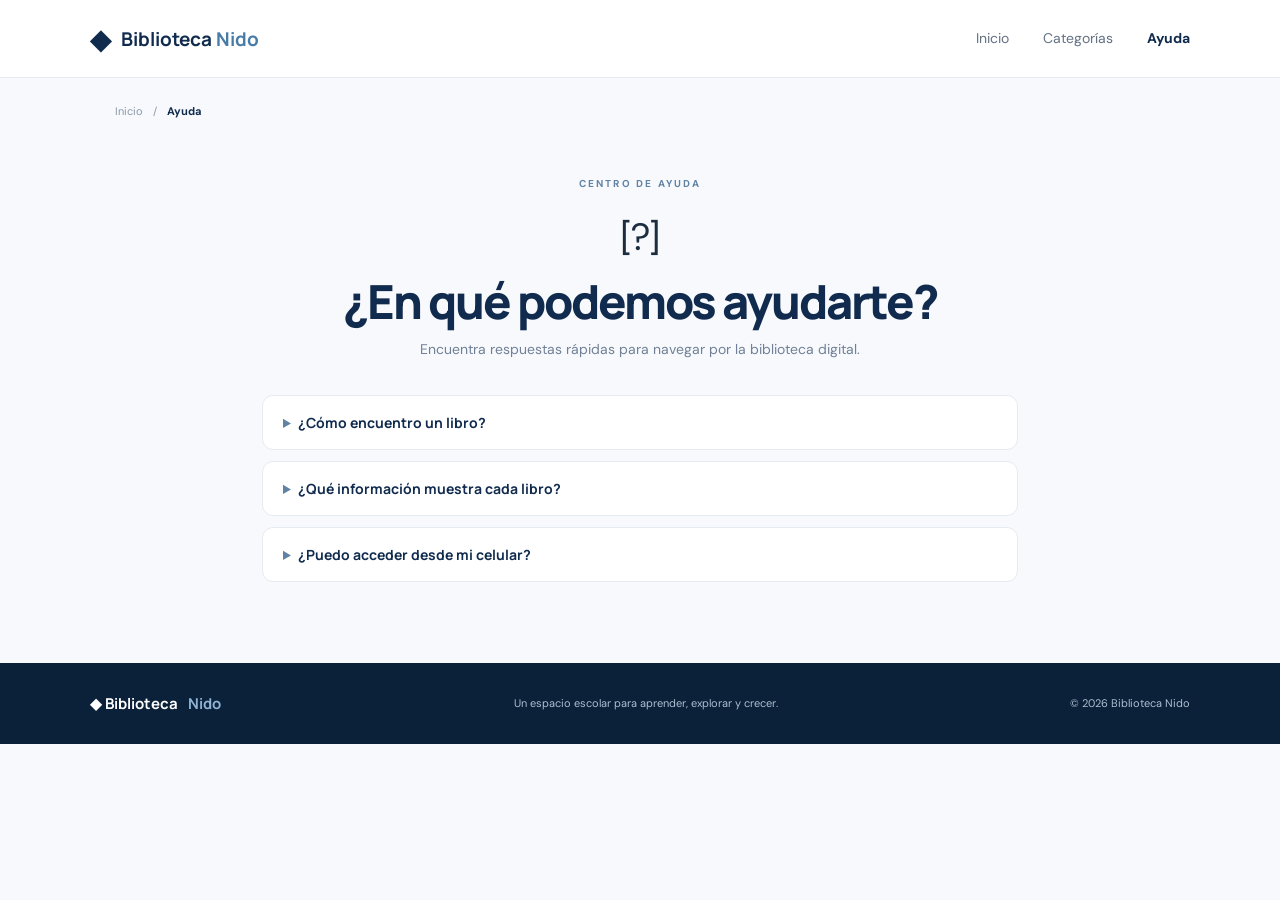
<file: ayuda.html>
<!DOCTYPE html><html lang="es"><head><meta charset="UTF-8"><meta name="viewport" content="width=device-width,initial-scale=1"><title>Ayuda | Biblioteca Nido</title><link rel="stylesheet" href="styles.css"></head><body><header class="site-header"><a class="brand" href="index.html"><span>◆</span><span>Biblioteca <b>Nido</b></span></a><button class="menu-toggle" aria-label="Abrir menú" aria-expanded="false">☰</button><nav class="main-nav"><a href="index.html">Inicio</a><a href="index.html#categorias">Categorías</a><a class="active" href="ayuda.html">Ayuda</a></nav></header><main class="inner-page"><div class="breadcrumbs"><a href="index.html">Inicio</a><span>/</span><b>Ayuda</b></div><section class="page-intro"><span class="eyebrow dark">CENTRO DE AYUDA</span><div class="intro-icon">[?]</div><h1>¿En qué podemos ayudarte?</h1><p>Encuentra respuestas rápidas para navegar por la biblioteca digital.</p></section><section class="faq-list"><details><summary>¿Cómo encuentro un libro?</summary><p>Entra a una categoría, selecciona una subcategoría y pulsa “Ver todos los libros”. También puedes usar el buscador del catálogo.</p></details><details><summary>¿Qué información muestra cada libro?</summary><p>El catálogo de ejemplo muestra título, autor, descripción y tema.</p></details><details><summary>¿Puedo acceder desde mi celular?</summary><p>Sí. La página se adapta a computadoras, tabletas y teléfonos.</p></details></section></main><footer class="site-footer"><a class="brand footer-brand" href="index.html">◆ Biblioteca <b>Nido</b></a><p>Un espacio escolar para aprender, explorar y crecer.</p><span>© 2026 Biblioteca Nido</span></footer><script src="app.js"></script></body></html>
</file>
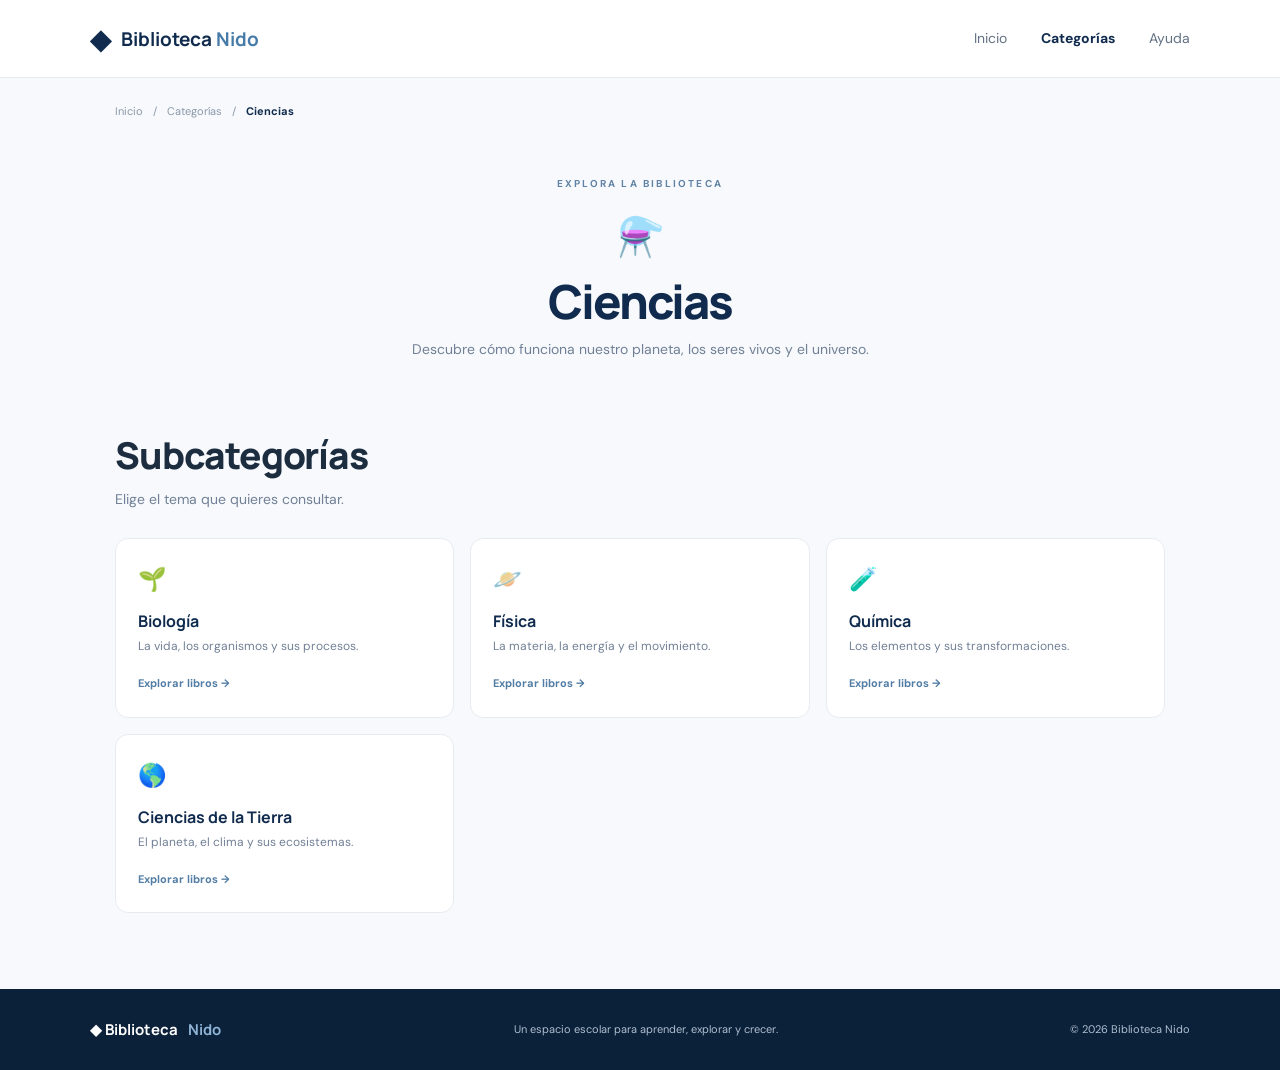
<file: categoria.html>
<!DOCTYPE html><html lang="es"><head><meta charset="UTF-8"><meta name="viewport" content="width=device-width,initial-scale=1"><title>Categoría | Biblioteca Nido</title><link rel="stylesheet" href="styles.css"></head><body><header class="site-header"><a class="brand" href="index.html"><span>◆</span><span>Biblioteca <b>Nido</b></span></a><button class="menu-toggle" aria-label="Abrir menú" aria-expanded="false">☰</button><nav class="main-nav"><a href="index.html">Inicio</a><a class="active" href="index.html#categorias">Categorías</a><a href="ayuda.html">Ayuda</a></nav></header><main class="inner-page"><div class="breadcrumbs"><a href="index.html">Inicio</a><span>/</span><a href="index.html#categorias">Categorías</a><span>/</span><b id="crumb-category">Categoría</b></div><section class="page-intro"><span class="eyebrow dark">EXPLORA LA BIBLIOTECA</span><div class="intro-icon" id="category-icon">[L]</div><h1 id="category-title">Categoría</h1><p id="category-description">Selecciona un tema para continuar explorando.</p></section><section class="section compact-section"><div class="section-heading"><div><h2>Subcategorías</h2><p>Elige el tema que quieres consultar.</p></div></div><div class="subcategory-grid" id="subcategory-list"></div></section></main><footer class="site-footer"><a class="brand footer-brand" href="index.html">◆ Biblioteca <b>Nido</b></a><p>Un espacio escolar para aprender, explorar y crecer.</p><span>© 2026 Biblioteca Nido</span></footer><script src="app.js"></script></body></html>
</file>
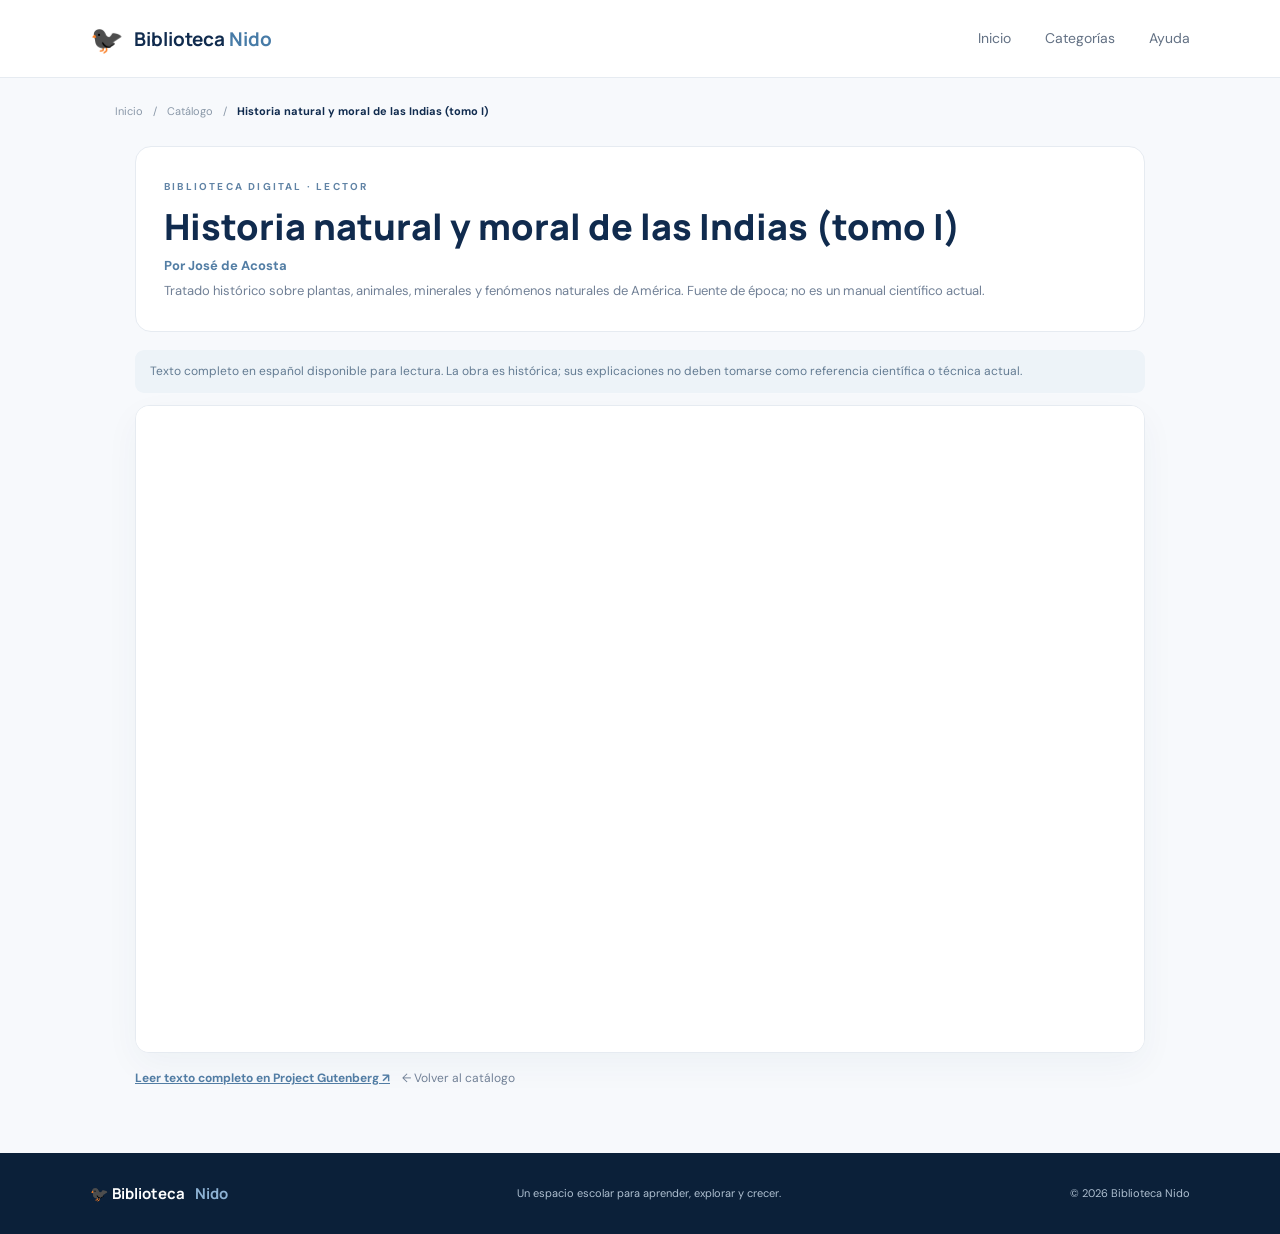
<file: libro.html>
<!DOCTYPE html>
<html lang="es"><head><meta charset="UTF-8"><meta name="viewport" content="width=device-width,initial-scale=1"><meta name="description" content="Consulta la ficha y lee una edición disponible de este libro en Biblioteca Nido."><title>Leer libro | Biblioteca Nido</title><link rel="stylesheet" href="styles.css"></head>
<body><header class="site-header"><a class="brand" href="index.html"><span>🐦‍⬛</span><span>Biblioteca <b>Nido</b></span></a><button class="menu-toggle" aria-label="Abrir menú" aria-expanded="false">☰</button><nav class="main-nav"><a href="index.html">Inicio</a><a href="index.html#categorias">Categorías</a><a href="ayuda.html">Ayuda</a></nav></header>
<main class="inner-page"><div class="breadcrumbs"><a href="index.html">Inicio</a><span>/</span><a href="libros.html">Catálogo</a><span>/</span><b id="reader-crumb">Lectura</b></div>
<section class="reader-layout"><div class="reader-heading"><span class="eyebrow dark">BIBLIOTECA DIGITAL · LECTOR</span><h1 id="reader-title">Cargando libro…</h1><p class="reader-author" id="reader-author"></p><p id="reader-description"></p></div><p class="reader-status" id="reader-status" role="status">Preparando el lector…</p><div class="reader-frame-wrap"><div class="reader-frame" id="book-frame" role="region" aria-label="Visor de lectura del libro"></div></div><div class="reader-actions"><a class="reader-source" id="reader-source" href="https://books.google.com/" target="_blank" rel="noopener">Consultar opciones de lectura ↗</a><a class="reader-back" id="reader-back" href="libros.html">← Volver al catálogo</a></div></section></main>
<footer class="site-footer"><a class="brand footer-brand" href="index.html">🐦‍⬛ Biblioteca <b>Nido</b></a><p>Un espacio escolar para aprender, explorar y crecer.</p><span>© 2026 Biblioteca Nido</span></footer><script src="app.js"></script></body></html>
</file>
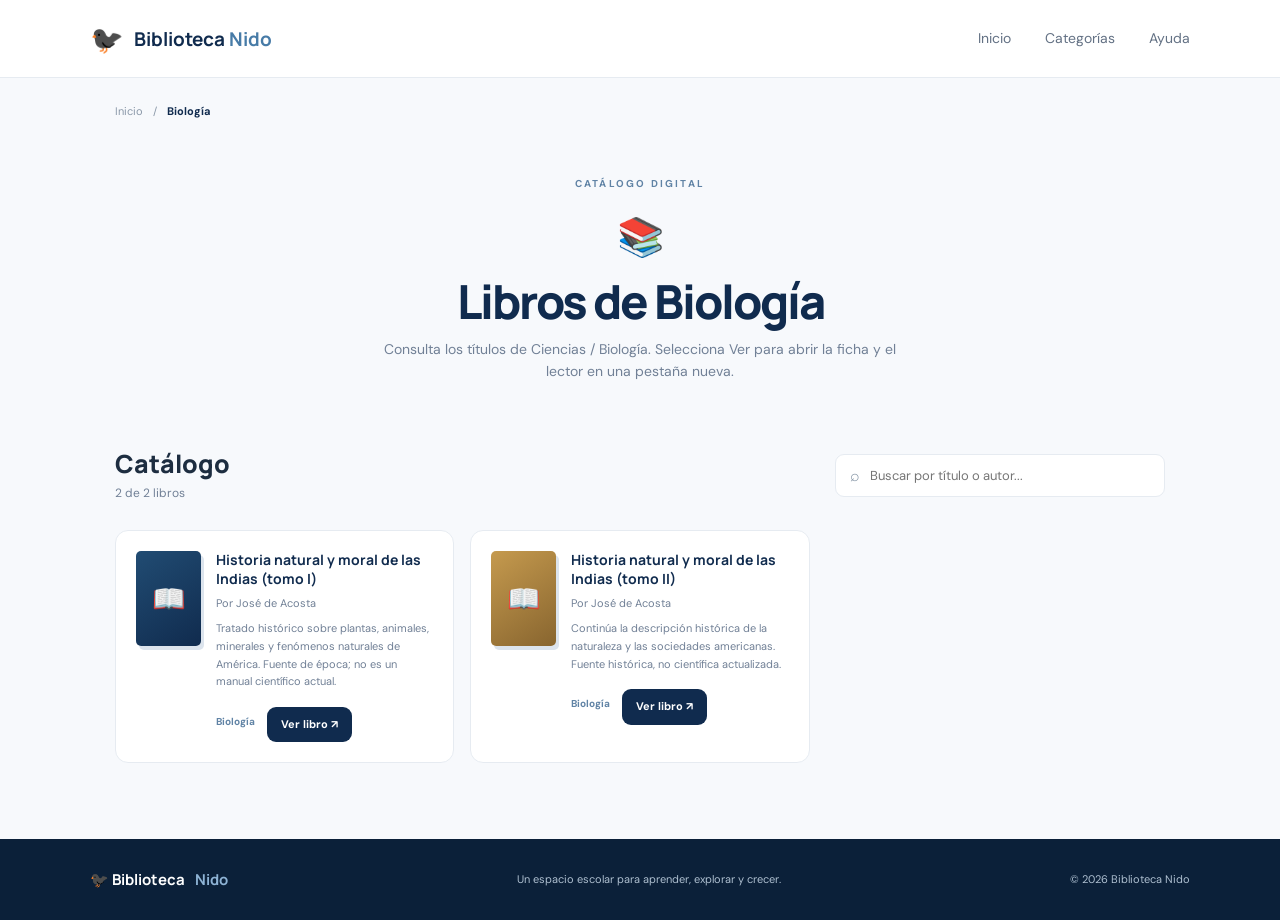
<file: libros.html>
<!DOCTYPE html><html lang="es"><head><meta charset="UTF-8"><meta name="viewport" content="width=device-width,initial-scale=1"><title>Libros | Biblioteca Nido</title><link rel="stylesheet" href="styles.css"></head><body><header class="site-header"><a class="brand" href="index.html"><span>🐦‍⬛</span><span>Biblioteca <b>Nido</b></span></a><button class="menu-toggle" aria-label="Abrir menú" aria-expanded="false">☰</button><nav class="main-nav"><a href="index.html">Inicio</a><a href="index.html#categorias">Categorías</a><a href="ayuda.html">Ayuda</a></nav></header><main class="inner-page"><div class="breadcrumbs"><a href="index.html">Inicio</a><span>/</span><b id="crumb-books">Libros</b></div><section class="page-intro"><span class="eyebrow dark">CATÁLOGO DIGITAL</span><div class="intro-icon">📚</div><h1 id="books-title">Nuestros libros</h1><p id="books-description">Consulta los títulos disponibles en esta sección.</p></section><section class="section compact-section"><div class="catalog-toolbar"><div><h2>Catálogo</h2><p id="book-count">Libros disponibles</p></div><label class="search-box"><span>⌕</span><input id="book-search" type="search" placeholder="Buscar por título o autor..." aria-label="Buscar libros"></label></div><div class="book-grid" id="book-list"></div><p class="empty-state" id="empty-state" hidden>No encontramos libros con esa búsqueda. Intenta con otra palabra.</p></section></main><footer class="site-footer"><a class="brand footer-brand" href="index.html">🐦‍⬛ Biblioteca <b>Nido</b></a><p>Un espacio escolar para aprender, explorar y crecer.</p><span>© 2026 Biblioteca Nido</span></footer><script src="app.js"></script></body></html>
</file>
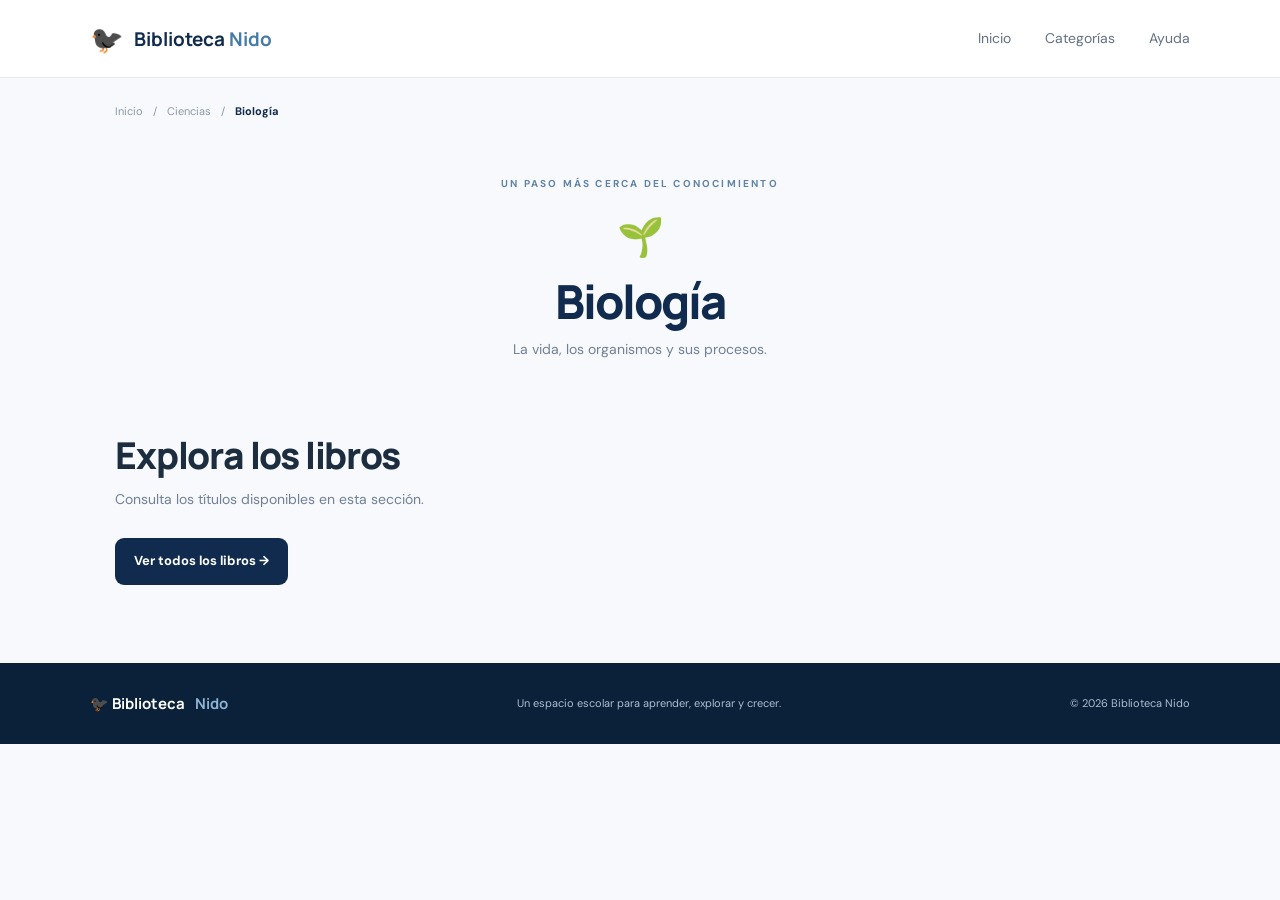
<file: subcategoria.html>
<!DOCTYPE html><html lang="es"><head><meta charset="UTF-8"><meta name="viewport" content="width=device-width,initial-scale=1"><title>Tema | Biblioteca Nido</title><link rel="stylesheet" href="styles.css"></head><body><header class="site-header"><a class="brand" href="index.html"><span>🐦‍⬛</span><span>Biblioteca <b>Nido</b></span></a><button class="menu-toggle" aria-label="Abrir menú" aria-expanded="false">☰</button><nav class="main-nav"><a href="index.html">Inicio</a><a href="index.html#categorias">Categorías</a><a href="ayuda.html">Ayuda</a></nav></header><main class="inner-page"><div class="breadcrumbs"><a href="index.html">Inicio</a><span>/</span><a id="back-category" href="index.html#categorias">Categoría</a><span>/</span><b id="crumb-subcategory">Tema</b></div><section class="page-intro"><span class="eyebrow dark">UN PASO MÁS CERCA DEL CONOCIMIENTO</span><div class="intro-icon" id="subcategory-icon">📖</div><h1 id="subcategory-title">Tema</h1><p id="subcategory-description">Explora los libros relacionados con este tema.</p></section><section class="section compact-section"><div class="section-heading"><div><h2>Explora los libros</h2><p>Consulta los títulos disponibles en esta sección.</p></div></div><a class="btn btn-primary" id="view-books" href="#">Ver todos los libros →</a></section></main><footer class="site-footer"><a class="brand footer-brand" href="index.html">🐦‍⬛ Biblioteca <b>Nido</b></a><p>Un espacio escolar para aprender, explorar y crecer.</p><span>© 2026 Biblioteca Nido</span></footer><script src="app.js"></script></body></html>
</file>
<file: styles.css>
@import url('https://fonts.googleapis.com/css2?family=DM+Sans:wght@400;500;600;700&family=Manrope:wght@400;500;600;700;800&display=swap');
:root{--navy:#102b4e;--navy2:#183e68;--blue:#2e6595;--ink:#1d2d40;--muted:#718096;--paper:#f7f9fc;--white:#fff;--line:#e6ebf1;--gold:#f5bd55}
*{box-sizing:border-box}
html{scroll-behavior:smooth}
body{margin:0;background:var(--paper);color:var(--ink);font-family:'DM Sans',sans-serif;line-height:1.6}
a{color:inherit;text-decoration:none}
.site-header{height:78px;padding:0 clamp(20px,7vw,104px);display:flex;align-items:center;justify-content:space-between;background:#fff;border-bottom:1px solid var(--line);position:sticky;top:0;z-index:20}
.brand{display:flex;align-items:center;gap:10px;color:var(--navy);font:700 19px Manrope,sans-serif}
.brand>span:first-child{font-size:27px}
.brand b{color:#477ba7}
.main-nav{display:flex;gap:34px;align-items:center}
.main-nav a{font-size:14px;color:#637184;transition:color .25s ease}
.main-nav a:hover,.main-nav a.active{color:var(--navy);font-weight:700}
.menu-toggle{display:none;background:none;border:0;font-size:25px;color:var(--navy);cursor:pointer}
.hero{background:linear-gradient(115deg,#102b4e,#1d4c78);color:white;min-height:485px;padding:76px clamp(24px,10vw,150px);display:grid;grid-template-columns:1.1fr .9fr;align-items:center;overflow:hidden;position:relative}
.hero:after{content:"";position:absolute;width:420px;height:420px;border:1px solid #ffffff16;border-radius:50%;right:-100px;top:-200px}
.hero-copy{max-width:570px;position:relative;z-index:2;animation:fade-up .8s ease both}
.eyebrow{font-size:10px;font-weight:700;letter-spacing:2.2px;color:#b8d1e7}
.eyebrow.dark{color:#6083a5}
.hero h1,.page-intro h1{font:800 clamp(36px,4.6vw,58px)/1.13 Manrope,sans-serif;letter-spacing:-2px;margin:18px 0}
.hero h1 em,.how-intro h2 em{font-style:normal;color:#f3c46c}
.hero-copy>p{color:#d4e0ec;max-width:490px;font-size:15px;line-height:1.85}
.hero-actions{display:flex;align-items:center;gap:25px;margin-top:28px}
.btn{display:inline-flex;align-items:center;justify-content:center;gap:18px;padding:13px 19px;border-radius:9px;font-weight:700;font-size:13px;transition:transform .25s ease,box-shadow .25s ease,background .25s ease}
.btn:hover{transform:translateY(-3px);box-shadow:0 8px 20px #102b4e22}
.btn-light{background:#fff;color:var(--navy)}
.btn-primary{background:var(--navy);color:white}
.text-link{font-size:12px;color:#e1eaf3}
.hero-note{margin-top:32px;font-size:11px;color:#c3d5e5}
.online-dot{display:inline-block;width:7px;height:7px;background:#7bd3a2;border-radius:50%;margin-right:8px}
.hero-art{height:330px;position:relative;display:grid;place-items:center;animation:fade-in 1s .15s ease both}
.art-circle{width:285px;height:285px;border-radius:50%;background:#ffffff12;border:1px solid #ffffff24}
.toucan-large{position:absolute;font-size:125px;filter:drop-shadow(0 20px 18px #081b3050);transform:rotate(-8deg);animation:bird-float 4s ease-in-out infinite}
.book-stack{position:absolute;bottom:25px;left:5%;display:flex;align-items:end;gap:7px;transform:rotate(-7deg)}
.book{width:55px;border-radius:5px 8px 3px 3px;box-shadow:5px 6px 0 #071c3040}
.book-one{height:90px;background:#e6b65b}.book-two{height:115px;background:#f5f2e9}.book-three{height:76px;background:#77a6a1}
.floating-note{position:absolute;right:-10px;bottom:45px;background:white;color:var(--navy);padding:12px 16px;border-radius:12px;font-size:11px;font-weight:700;box-shadow:0 10px 35px #071c3033;animation:note-float 5s ease-in-out infinite}
.section{padding:76px clamp(22px,9vw,130px)}
.section-heading{display:flex;justify-content:space-between;align-items:end;margin-bottom:28px}
.section-heading h2,.how-intro h2{font:800 clamp(27px,3vw,37px)/1.2 Manrope,sans-serif;letter-spacing:-1.2px;margin:10px 0}
.section-heading p,.how-intro p{margin:0;color:var(--muted);font-size:14px}
.section-count{font-size:10px;letter-spacing:1.5px;color:#8493a4;font-weight:700}
.category-grid{display:grid;grid-template-columns:repeat(3,1fr);gap:17px}
.category-card{min-height:205px;padding:23px 24px;background:white;border:1px solid var(--line);border-radius:15px;position:relative;overflow:hidden;transition:transform .3s ease,box-shadow .3s ease,border-color .3s ease;animation:fade-up .65s ease both}
.category-card:nth-child(2){animation-delay:.08s}.category-card:nth-child(3){animation-delay:.16s}.category-card:nth-child(4){animation-delay:.24s}.category-card:nth-child(5){animation-delay:.32s}
.category-card:hover{transform:translateY(-6px);box-shadow:0 16px 35px #183e6812;border-color:#c7d7e6}
.category-icon{font-size:26px}.card-arrow{position:absolute;right:22px;top:20px;color:#93a3b4}
.category-card h3{font:700 19px Manrope,sans-serif;margin:13px 0 4px}
.category-card p{font-size:12px;color:var(--muted);max-width:260px;margin:0 0 15px}
.card-bottom{font-size:11px;color:#52718e;font-weight:700}
.c-blue{background:linear-gradient(140deg,#fff,#f0f6fc)}.c-gold{background:linear-gradient(140deg,#fff,#fff8e9)}.c-green{background:linear-gradient(140deg,#fff,#eff8f3)}.c-purple{background:linear-gradient(140deg,#fff,#f5f2fc)}.c-coral{background:linear-gradient(140deg,#fff,#fff2ef)}
.how-section{background:#edf2f7;padding:70px clamp(22px,9vw,130px);display:grid;grid-template-columns:.8fr 1.2fr;gap:65px;align-items:center}
.how-intro h2 em{color:#527da4}
.steps{display:grid;grid-template-columns:repeat(3,1fr);gap:20px}
.steps article{position:relative;background:white;border:1px solid #e4eaf0;border-radius:13px;padding:22px 17px;transition:transform .25s ease,box-shadow .25s ease}
.steps article:hover{transform:translateY(-5px);box-shadow:0 12px 25px #183e6810}
.steps article>span{font-size:10px;color:#91a6ba;font-weight:700;letter-spacing:1px}
.step-icon{font-size:25px;margin:16px 0 9px}
.steps h3{font:700 13px Manrope,sans-serif;margin:0 0 6px}.steps p{font-size:11px;color:var(--muted);margin:0}
.help-banner{margin:55px clamp(22px,9vw,130px);padding:32px 38px;border-radius:16px;background:var(--navy);color:white;display:flex;align-items:center;justify-content:space-between;gap:25px}
.help-banner h2{font:800 26px Manrope;margin:8px 0}.help-banner p{font-size:12px;color:#c7d7e6;margin:0;max-width:550px}
.site-footer{background:#0b2039;color:#aebfd0;padding:30px clamp(22px,7vw,104px);display:flex;align-items:center;justify-content:space-between;gap:15px;font-size:11px}
.footer-brand{color:white;font-size:15px}.footer-brand b{color:#8eb3d5}.site-footer p{margin:0}
.inner-page{min-height:65vh}
.breadcrumbs{padding:25px clamp(22px,9vw,130px) 0;display:flex;gap:10px;align-items:center;color:#8a98a8;font-size:11px}
.breadcrumbs a:hover{color:var(--blue)}.breadcrumbs b{color:var(--navy)}
.page-intro{text-align:center;padding:48px 20px 35px;animation:fade-up .65s ease both}
.intro-icon{font-size:38px;margin:13px 0 4px}.page-intro h1{font-size:clamp(34px,4vw,47px);color:var(--navy);margin:7px 0 10px}
.page-intro p{color:var(--muted);font-size:14px;margin:0 auto;max-width:550px}
.compact-section{padding-top:28px}
.subcategory-grid{display:grid;grid-template-columns:repeat(3,1fr);gap:16px}
.subcategory-card{background:white;border:1px solid var(--line);border-radius:13px;padding:22px;transition:transform .25s ease,border-color .25s ease,box-shadow .25s ease;animation:fade-up .5s ease both}
.subcategory-card:hover{transform:translateY(-4px);border-color:#b7cadd;box-shadow:0 12px 25px #183e6810}
.subcategory-card .sub-icon{font-size:23px}.subcategory-card h3{font:700 16px Manrope;margin:12px 0 5px;color:var(--navy)}
.subcategory-card p{font-size:12px;color:var(--muted);margin:0 0 13px}.subcategory-card span:last-child{font-size:11px;font-weight:700;color:#527da4}
.catalog-toolbar{display:flex;justify-content:space-between;align-items:center;gap:20px;margin-bottom:24px}
.catalog-toolbar h2{font:800 25px Manrope;margin:0}.catalog-toolbar p{font-size:12px;color:var(--muted);margin:3px 0}
.search-box{display:flex;align-items:center;gap:10px;background:white;border:1px solid var(--line);padding:0 14px;border-radius:9px;max-width:330px;width:100%;color:#8292a3}
.search-box input{border:0;outline:0;padding:12px 0;width:100%;font:13px 'DM Sans';color:var(--ink)}
.book-grid{display:grid;grid-template-columns:repeat(3,1fr);gap:16px}
.book-card{background:white;border:1px solid var(--line);border-radius:13px;padding:20px;display:flex;gap:15px;transition:transform .25s ease,box-shadow .25s ease;animation:fade-up .5s ease both}
.book-card:hover{transform:translateY(-3px);box-shadow:0 10px 24px #183e6810}
.book-cover{width:65px;min-width:65px;height:95px;border-radius:5px;background:linear-gradient(145deg,#214c73,#102b4e);display:grid;place-items:center;color:#fff;font-size:27px;box-shadow:3px 4px 0 #dce4ed}
.book-card:nth-child(3n+2) .book-cover{background:linear-gradient(145deg,#c59a4e,#88652f)}.book-card:nth-child(3n) .book-cover{background:linear-gradient(145deg,#5c8b7a,#315a50)}
.book-info h3{font:700 14px/1.35 Manrope;margin:0 0 6px;color:var(--navy)}.book-info p{font-size:11px;color:var(--muted);margin:0 0 8px}.book-info small{font-size:10px;color:#6083a5;font-weight:700}
.empty-state{text-align:center;color:var(--muted);padding:30px}
.faq-list{max-width:800px;margin:0 auto 50px;padding:0 22px}
.faq-list details{background:white;border:1px solid var(--line);border-radius:11px;padding:17px 20px;margin-bottom:11px;transition:border-color .2s ease,box-shadow .2s ease}
.faq-list details[open]{border-color:#b7cadd;box-shadow:0 8px 20px #183e680c}
.faq-list summary{cursor:pointer;font:700 14px Manrope;color:var(--navy)}.faq-list summary::marker{color:#6083a5}
.faq-list details p{font-size:13px;color:var(--muted);margin:13px 0 0}
@keyframes fade-up{from{opacity:0;transform:translateY(18px)}to{opacity:1;transform:translateY(0)}}
@keyframes fade-in{from{opacity:0}to{opacity:1}}
@keyframes bird-float{0%,100%{transform:translateY(0) rotate(-8deg)}50%{transform:translateY(-13px) rotate(-5deg)}}
@keyframes note-float{0%,100%{transform:translateY(0)}50%{transform:translateY(-8px)}}
@media(prefers-reduced-motion:reduce){*,*::before,*::after{scroll-behavior:auto!important;animation-duration:.01ms!important;animation-iteration-count:1!important;transition-duration:.01ms!important}}
@media(max-width:850px){.site-header{padding:0 22px}.main-nav{gap:16px}.hero{padding:55px 35px}.section,.how-section{padding:55px 35px}.category-grid{grid-template-columns:repeat(2,1fr)}.how-section{grid-template-columns:1fr;gap:30px}.help-banner{margin:35px}.book-grid{grid-template-columns:repeat(2,1fr)}}
@media(max-width:620px){.site-header{height:68px}.menu-toggle{display:block;order:3}.main-nav{display:none;position:absolute;left:0;right:0;top:68px;padding:18px 24px;background:white;border-bottom:1px solid var(--line);flex-direction:column;align-items:flex-start;gap:16px}.main-nav.open{display:flex}.brand{font-size:16px}.hero{grid-template-columns:1fr;padding:54px 25px 35px}.hero h1{font-size:39px}.hero-art{height:230px}.art-circle{width:205px;height:205px}.toucan-large{font-size:90px}.book-stack{left:7%;bottom:10px}.floating-note{right:0;bottom:20px}.hero-actions{flex-wrap:wrap;gap:15px}.section,.how-section{padding:48px 22px}.section-heading{align-items:flex-start;gap:10px;flex-direction:column}.category-grid,.subcategory-grid,.book-grid{grid-template-columns:1fr}.category-card{min-height:180px}.steps{grid-template-columns:1fr}.steps article{padding:18px}.step-icon{margin:8px 0}.help-banner{margin:25px 22px;padding:25px;align-items:flex-start;flex-direction:column}.site-footer{flex-direction:column;align-items:flex-start}.breadcrumbs{padding-left:22px;flex-wrap:wrap}.page-intro{padding-top:35px}.catalog-toolbar{align-items:flex-start;flex-direction:column}.search-box{max-width:none}}
/* Hero fotográfico: fotografía real en lugar de la ilustración decorativa */
.hero-art{
  height:auto;
  min-height:300px;
  display:block;
  border:1px solid #ffffff30;
  border-radius:22px;
  overflow:hidden;
  box-shadow:0 24px 55px #071c3050;
  background:#24435b;
  animation:fade-in 1s .15s ease both;
}
.hero-photo{
  display:block;
  width:100%;
  height:100%;
  min-height:300px;
  aspect-ratio: 4 / 3;
  object-fit:cover;
  object-position:center;
}
@media(max-width:620px){
  .hero-art{min-height:220px;border-radius:16px}
  .hero-photo{min-height:220px;aspect-ratio:16 / 10}
}

.category-photo{display:block;width:100%;height:112px;object-fit:cover;border-radius:10px;margin:0 0 12px;}
.category-card{min-height:245px;}
@media(max-width:620px){.category-photo{height:150px;}}

/* Acción para abrir el libro */
.book-info{flex:1;min-width:0}.book-view{margin:8px 0 0 12px;padding:9px 14px;font-size:11px;width:max-content;vertical-align:middle}
.reader-layout{max-width:1120px;margin:0 auto;padding:25px clamp(18px,5vw,55px) 65px}
.reader-heading{background:#fff;border:1px solid var(--line);border-radius:16px;padding:25px 28px;margin-bottom:18px}
.reader-heading h1{font:800 clamp(25px,3vw,36px)/1.2 Manrope,sans-serif;color:var(--navy);margin:8px 0}
.reader-heading p{margin:4px 0;color:var(--muted);font-size:13px}
.reader-author{font-weight:700;color:#527da4!important}
.reader-status{font-size:12px;color:#637b92;background:#edf3f8;padding:12px 15px;border-radius:9px;margin:12px 0}
.reader-frame-wrap{height:min(72vh,820px);min-height:480px;background:white;border:1px solid var(--line);border-radius:14px;overflow:hidden;box-shadow:0 12px 35px #183e680b}
.reader-frame{width:100%;height:100%;border:0;background:white}
.reader-actions{display:flex;flex-wrap:wrap;gap:12px;align-items:center;margin-top:16px}
.reader-source{font-size:12px;color:#527da4;font-weight:700;text-decoration:underline}
.reader-back{font-size:12px;color:#718096}
@media(max-width:620px){.reader-layout{padding:18px 16px 45px}.reader-heading{padding:20px}.reader-frame-wrap{height:68vh;min-height:400px}}
</file>
